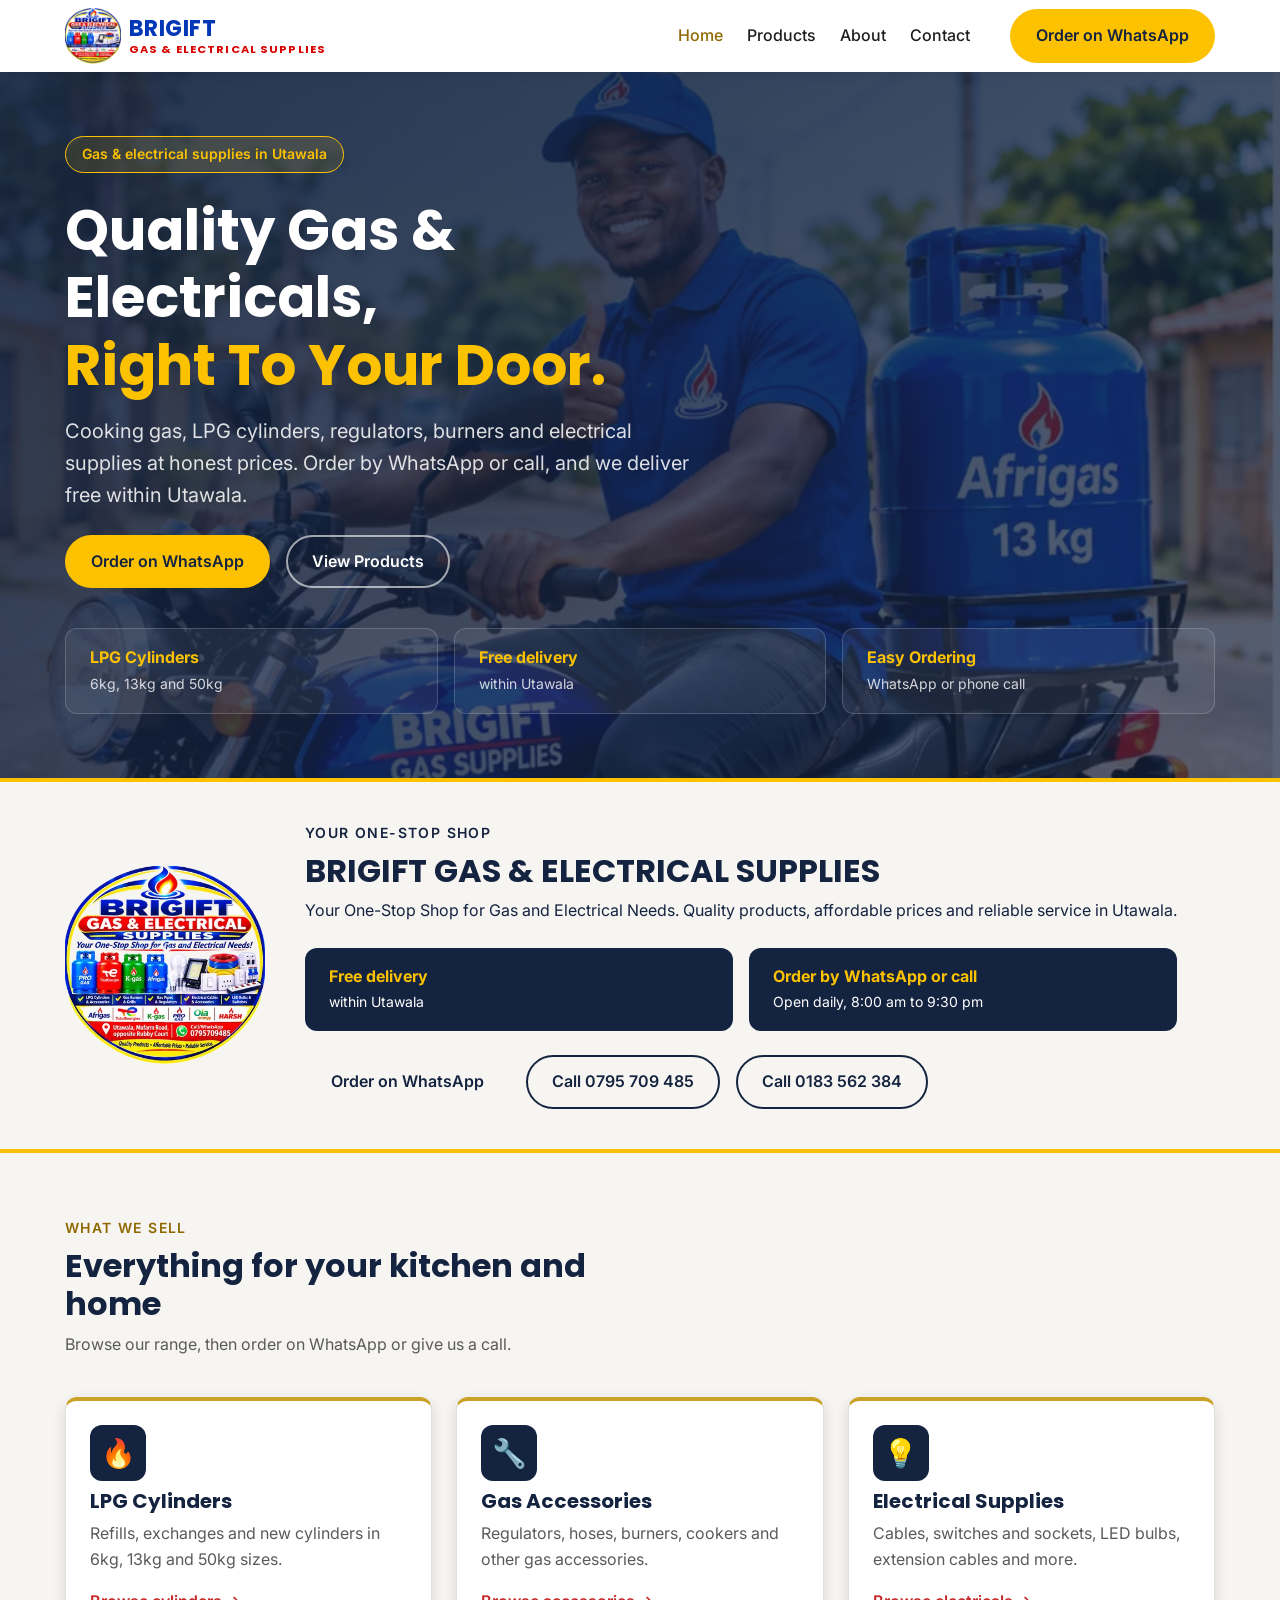
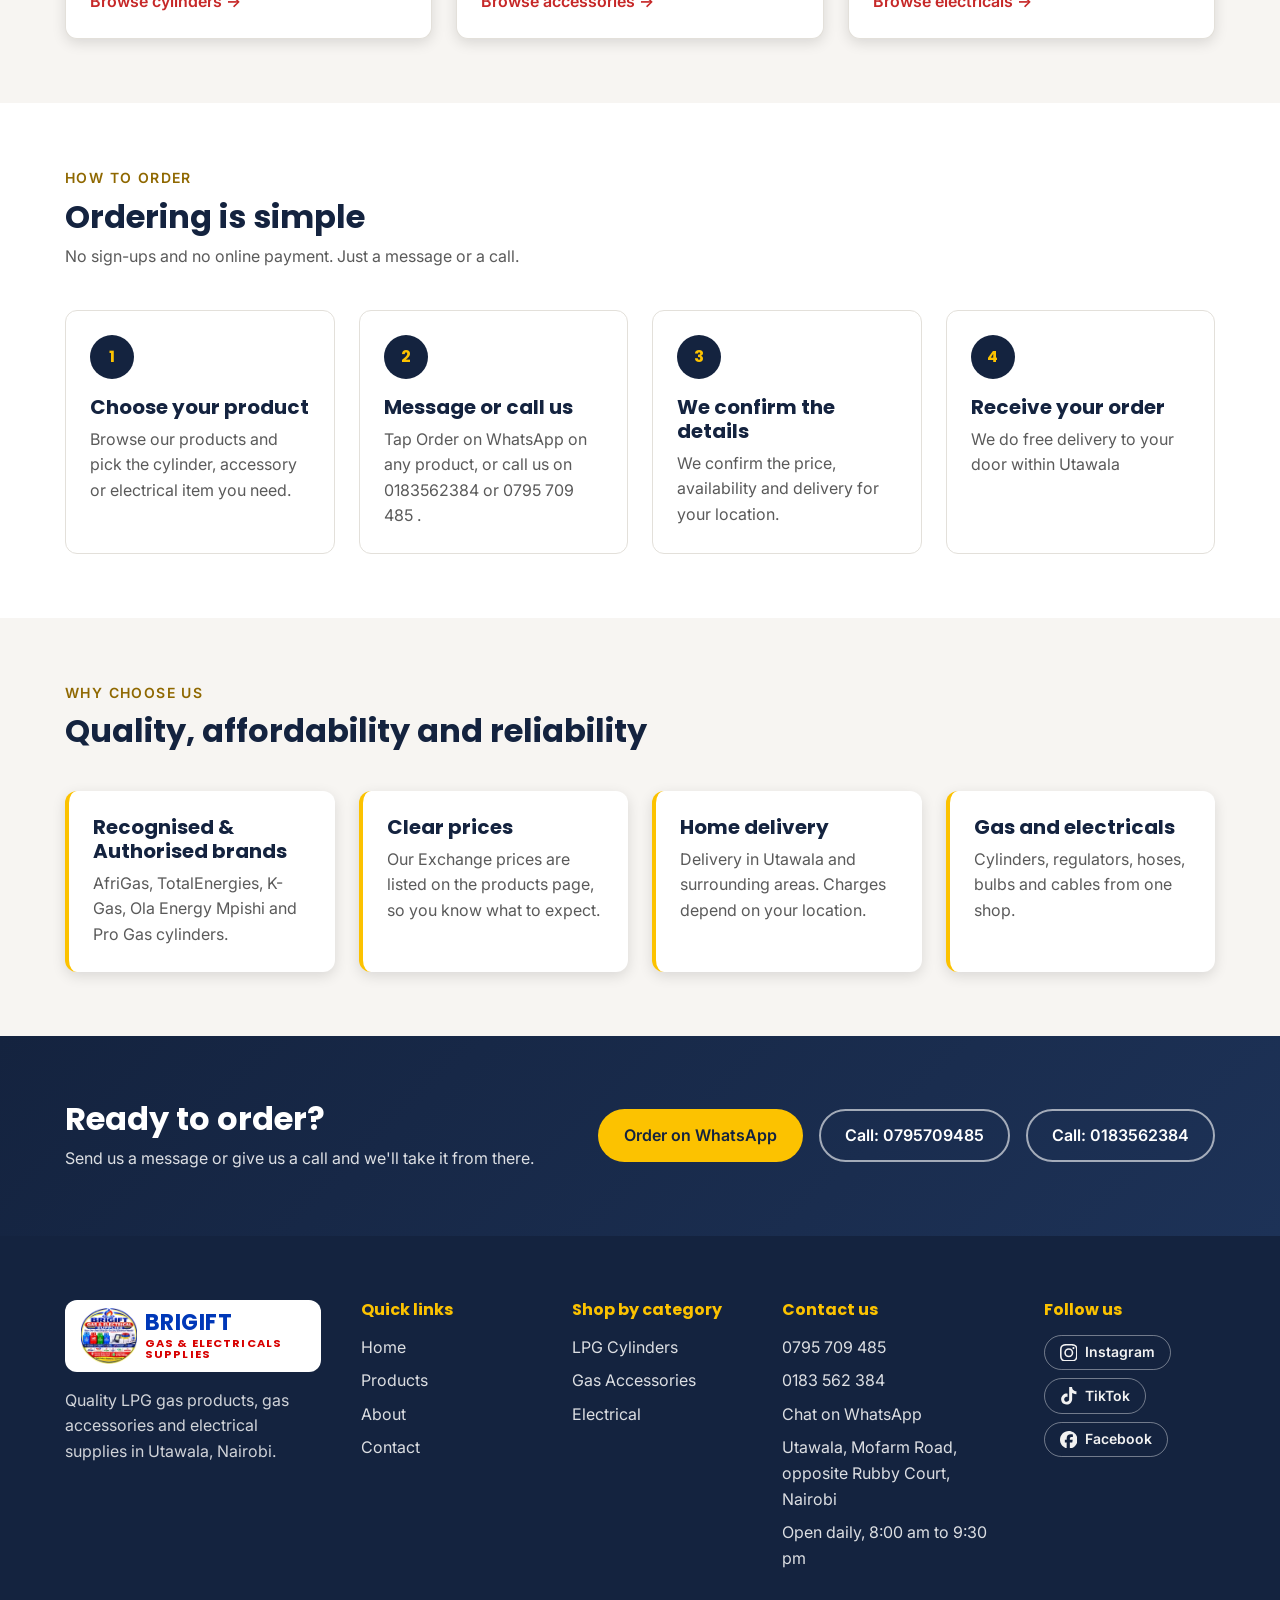
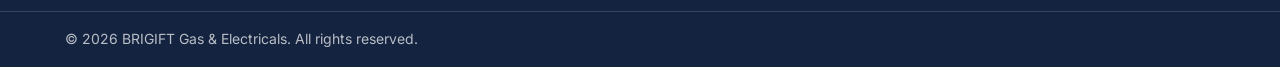
<file: index.html>
<!DOCTYPE html>
<html lang="en">
<head>
    <meta charset="UTF-8">
    <meta name="viewport" content="width=device-width, initial-scale=1.0">
    <title> BRIGIFT Gas &amp; Electricals | Gas Refills and Electrical Supplies in Utawala</title>
     <meta
    name="description"
    content="LPG gas exchanges and new cylinders, plus regulators, hoses and electrical supplies in Utawala, Nairobi. Order on WhatsApp or call."
    />
    <link rel="icon" href="images/favicon.ico" sizes="any" />
    <link rel="icon" type="image/png" sizes="32x32" href="images/favicon-32.png" />
    <link rel="apple-touch-icon" href="images/apple-touch-icon.png" />
    <meta name="theme-color" content="#14233f" />

    <link
    rel="preload"
    as="image"
    href="images/backgrounds/home.webp"
    fetchpriority="high"
/>
    <link rel="preconnect" href="https://fonts.googleapis.com" />
    <link rel="preconnect" href="https://fonts.gstatic.com" crossorigin />
    <link 
          href="https://fonts.googleapis.com/css2?family=Inter:wght@400;500;600&family=Poppins:wght@600;700&display=swap"
          rel="stylesheet" 
          />
    <link rel="stylesheet" href="css/variables.css" />
    <link rel="stylesheet" href="css/base.css" />
    <link rel="stylesheet" href="css/components.css" />
    <script src="js/main.js" defer></script>  <!--difer make the browser run the script after the page has been parsed, so .nav-toggle exists by the time the code looks for it. -->


    <script type="application/ld+json">
  {
    "@context": "https://schema.org",
    "@type": "LocalBusiness",
    "name": "BRIGIFT Gas & Electricals",
    "description": "LPG gas refills, exchanges and new cylinders, gas accessories and electrical supplies in Utawala, Nairobi, with free delivery within Utawala .",
    "telephone": "+254795709485",
    "address": {
      "@type": "PostalAddress",
      "streetAddress": "Mofarm Road, opposite Rubby Court",
      "addressLocality": "Utawala",
      "addressRegion": "Nairobi",
      "addressCountry": "KE"
    },
    "openingHoursSpecification": {
      "@type": "OpeningHoursSpecification",
      "dayOfWeek": [
        "Monday",
        "Tuesday",
        "Wednesday",
        "Thursday",
        "Friday",
        "Saturday",
        "Sunday"
      ],
      "opens": "08:00",
      "closes": "21:30"
    },
    "geo": {
      "@type": "GeoCoordinates",
      "latitude": -1.2864774,
      "longitude": 36.9674907
    }
  }
</script>


</head>


<body>
   <header class="site-header">
    <div class="container header-inner">

        <a href="index.html" class="logo">
  <img src="images/logo-128.webp" alt="" class="logo-mark" width="64" height="64" />
  <span class="logo-text">
    <span class="logo-name">BRIGIFT</span>
    <span class="logo-sub">Gas &amp; Electrical Supplies</span>
  </span>
</a>

        <button class="nav-toggle" aria-label="open menu" aria-expanded="false" aria-controls="nav-menu">
            <span></span>
            <span></span>
            <span></span>

        </button>

        <nav id="nav-menu" class="nav">
            <ul class="nav-list">
                <li><a href="index.html" class="nav-link" aria-current="page">Home</a></li>
                <li><a href="products.html" class="nav-link">Products</a></li>
                <li><a href="about.html" class="nav-link">About</a></li>
                <li><a href="contact.html" class="nav-link">Contact</a></li>
            </ul>

            <a 
               href="https://wa.me/254795709485?text=Hello%20BRIGIFT%2C%20I%27d%20like%20to%20place%20an%20order."
               class="btn btn--primary"
               target="_blank"
               rel="noopener"
               >
               Order on WhatsApp
            </a>
        </nav>

    </div>
   </header>

  <main>
  <section class="hero hero--home">
    <div class="container">
      <div class="hero-content">
        <p class="hero-badge">Gas &amp; electrical supplies in Utawala</p>
        <h1 class="hero-title">
          Quality Gas &amp; Electricals,
          <span>Right To Your Door.</span>
        </h1>
        <p class="hero-text">
          Cooking gas, LPG cylinders, regulators, burners and electrical supplies at
          honest prices. Order by WhatsApp or call, and we deliver free within Utawala.
        </p>
        <div class="hero-actions">
          <a
            href="https://wa.me/254795709485?text=Hello%20BRIGIFT%2C%20I%27d%20like%20to%20place%20an%20order."
            class="btn btn--primary"
            target="_blank"
            rel="noopener"
          >
            Order on WhatsApp
          </a>
          <a href="products.html" class="btn btn--outline">View Products</a>
        </div>
      </div>

      <ul class="hero-points">
        <li>
          <strong>LPG Cylinders</strong>
          <span>6kg, 13kg and 50kg</span>
        </li>
        <li>
          <strong>Free delivery</strong>
          <span>within Utawala</span>
        </li>
        <li>
          <strong>Easy Ordering</strong>
          <span>WhatsApp or phone call</span>
        </li>
      </ul>
    </div>
  </section>

  <section class="shop-banner" aria-label="BRIGIFT GAS &amp; ELECTRICAL SUPPLIES">
  <div class="container shop-banner-inner">
    <img
      src="images/logo-360.webp"
      alt="BRIGIFT GAS &amp; ELECTRICAL SUPPLIES logo"
      class="shop-banner-logo"
      width="180"
      height="180"
      loading="lazy"
    />

    <div class="shop-banner-text">
      <p class="section-label">Your one-stop shop</p>
      <h2>BRIGIFT GAS &amp; ELECTRICAL SUPPLIES</h2>
      <p>
        Your One-Stop Shop for Gas and Electrical Needs. Quality products, affordable
        prices and reliable service in Utawala.
      </p>

      <ul class="shop-badges">
        <li class="shop-badge">
          <strong>Free delivery</strong>
          <span> within Utawala</span>
        </li>
        <li class="shop-badge">
          <strong>Order by WhatsApp or call</strong>
          <span>Open daily, 8:00 am to 9:30 pm</span>
        </li>
        <!-- Add the "recognised and authorised" badge here once the wording is agreed:
        <li class="shop-badge">
          <strong>Authorised dealer</strong>
          <span>YOUR AGREED WORDING HERE</span>
        </li>
        -->
      </ul>

      <div class="shop-banner-actions">
        <a
          href="https://wa.me/254795709485?text=Hello%20BRIGIFT%2C%20I%27d%20like%20to%20place%20an%20order."
          class="btn btn--navy"
          target="_blank"
          rel="noopener"
          >Order on WhatsApp</a
        >
        <a href="tel:+254795709485" class="btn btn--outline-dark">Call 0795 709 485</a>
        <a href="tel:+254183562384" class="btn btn--outline-dark">Call 0183 562 384</a>
      </div>
    </div>
  </div>
</section>



  <section class="section section--alt">
  <div class="container">
    <div class="section-header">
      <p class="section-label">What we sell</p>
      <h2>Everything for your kitchen and home</h2>
      <p class="section-intro">
        Browse our range, then order on WhatsApp or give us a call.
      </p>
      
    </div>

    <div class="category-grid">
      <a href="products.html?category=lpg" class="category-card">
        <span class="category-icon" aria-hidden="true">🔥</span>
        <h3>LPG Cylinders</h3>
        <p>Refills, exchanges and new cylinders in 6kg, 13kg and 50kg sizes.</p>
        <span class="category-link">Browse cylinders &rarr;</span>
      </a>

      <a href="products.html?category=accessories" class="category-card">
        <span class="category-icon" aria-hidden="true">🔧</span>
        <h3>Gas Accessories</h3>
        <p>Regulators, hoses, burners, cookers and other gas accessories.</p>
        <span class="category-link">Browse accessories &rarr;</span>
      </a>

      <a href="products.html?category=electrical" class="category-card">
        <span class="category-icon" aria-hidden="true">💡</span>
        <h3>Electrical Supplies</h3>
        <p>Cables, switches and sockets, LED bulbs, extension cables and more.</p>
        <span class="category-link">Browse electricals &rarr;</span>
      </a>
    </div>
  </div>
</section>

<section class="section" id="how-to-order">
  <div class="container">
    <div class="section-header">
      <p class="section-label">How to order</p>
      <h2>Ordering is simple</h2>
      <p class="section-intro">No sign-ups and no online payment. Just a message or a call.</p>
    </div>

    <ol class="steps">
      <li class="step">
        <span class="step-number" aria-hidden="true">1</span>
        <h3>Choose your product</h3>
        <p>Browse our products and pick the cylinder, accessory or electrical item you need.</p>
      </li>
      <li class="step">
        <span class="step-number" aria-hidden="true">2</span>
        <h3>Message or call us</h3>
        <p>Tap Order on WhatsApp on any product, or call us on 0183562384 or 0795 709 485 .</p>
      </li>
      <li class="step">
        <span class="step-number" aria-hidden="true">3</span>
        <h3>We confirm the details</h3>
        <p>We confirm the price, availability and delivery for your location.</p>
      </li>
      <li class="step">
        <span class="step-number" aria-hidden="true">4</span>
        <h3>Receive your order</h3>
        <p>We do free delivery to your door within  Utawala </p>
      </li>
    </ol>
  </div>
</section>

<section class="section section--alt">
  <div class="container">
    <div class="section-header">
      <p class="section-label">Why choose us</p>
      <h2>Quality, affordability and reliability</h2>
    </div>

    <div class="benefits">
      <div class="benefit">
        <h3>Recognised & Authorised brands</h3>
        <p>AfriGas, TotalEnergies, K-Gas, Ola Energy Mpishi and Pro Gas cylinders.</p>
      </div>
      <div class="benefit">
        <h3>Clear prices</h3>
        <p>Our Exchange prices are listed on the products page, so you know what to expect.</p>
      </div>
      <div class="benefit">
        <h3>Home delivery</h3>
        <p>Delivery in Utawala and surrounding areas. Charges depend on your location.</p>
      </div>
      <div class="benefit">
        <h3>Gas and electricals</h3>
        <p>Cylinders, regulators, hoses, bulbs and cables from one shop.</p>
      </div>
    </div>
  </div>
</section>

<section class="cta">
  <div class="container cta-inner">
    <div>
      <h2>Ready to order?</h2>
      <p>Send us a message or give us a call and we'll take it from there.</p>
    </div>
    <div class="cta-actions">
      <a
        href="https://wa.me/254795709485?text=Hello%20BRIGIFT%2C%20I%27d%20like%20to%20place%20an%20order."
        class="btn btn--primary"
        target="_blank"
        rel="noopener"
      >
        Order on WhatsApp
      </a>
      <a href="tel:+254795709485" class="btn btn--outline">Call:  0795709485</a>
      <a href="tel:+254183562384" class="btn btn--outline">Call:   0183562384</a>
    </div>
  </div>
</section>

</main>

<footer class="site-footer">
  <div class="container footer-grid">
    <div class="footer-brand">
      <a href="index.html" class="logo footer-logo">
        <img src="images/logo-128.webp" alt="" class="logo-mark" width="64" height="64" />
        <span class="logo-text">
          <span class="logo-name">BRIGIFT</span>
          <span class="logo-sub">Gas &amp; Electricals supplies</span>
        </span>
      </a>
      <p>
        Quality LPG gas products, gas accessories and electrical supplies in Utawala,
        Nairobi.
      </p>
    </div>

    <div>
      <h3>Quick links</h3>
      <ul class="footer-list">
        <li><a href="index.html">Home</a></li>
        <li><a href="products.html">Products</a></li>
        <li><a href="about.html">About</a></li>
        <li><a href="contact.html">Contact</a></li>
      </ul>
    </div>

    <div>
      <h3>Shop by category</h3>
      <ul class="footer-list">
        <li><a href="products.html?category=lpg">LPG Cylinders</a></li>
        <li><a href="products.html?category=accessories">Gas Accessories</a></li>
        <li><a href="products.html?category=electrical">Electrical</a></li>
      </ul>
    </div>

    <div>
      <h3>Contact us</h3>
      <ul class="footer-list">
        <li><a href="tel:+254795709485">0795 709 485</a></li>
        <li><a href="tel:+254183562384">0183 562 384</a></li>
        <li>
          <a
            href="https://wa.me/254795709485?text=Hello%20BRIGIFT%2C%20I%27d%20like%20to%20place%20an%20order."
            target="_blank"
            rel="noopener"
            >Chat on WhatsApp</a
          >
        </li>
        <li>Utawala, Mofarm Road, opposite Rubby Court, Nairobi</li>
        <li>Open daily, 8:00 am to 9:30 pm</li>
      </ul>

    </div>

    <div>
        <h3 class="footer-follow">Follow us</h3>
       <ul class="footer-social">
  <li>
    <a href="https://www.instagram.com/brigift_gas_electrical?psln=MWh5bHI4MDJuZjZ5Mg==" target="_blank" rel="noopener noreferrer">
      <svg class="social-icon" viewBox="0 0 24 24" aria-hidden="true" focusable="false">
        <path d="M7.0301.084c-1.2768.0602-2.1487.264-2.911.5634-.7888.3075-1.4575.72-2.1228 1.3877-.6652.6677-1.075 1.3368-1.3802 2.127-.2954.7638-.4956 1.6365-.552 2.914-.0564 1.2775-.0689 1.6882-.0626 4.947.0062 3.2586.0206 3.6671.0825 4.9473.061 1.2765.264 2.1482.5635 2.9107.308.7889.72 1.4573 1.388 2.1228.6679.6655 1.3365 1.0743 2.1285 1.38.7632.295 1.6361.4961 2.9134.552 1.2773.056 1.6884.069 4.9462.0627 3.2578-.0062 3.668-.0207 4.9478-.0814 1.28-.0607 2.147-.2652 2.9098-.5633.7889-.3086 1.4578-.72 2.1228-1.3881.665-.6682 1.0745-1.3378 1.3795-2.1284.2957-.7632.4966-1.636.552-2.9124.056-1.2809.0692-1.6898.063-4.948-.0063-3.2583-.021-3.6668-.0817-4.9465-.0607-1.2797-.264-2.1487-.5633-2.9117-.3084-.7889-.72-1.4568-1.3876-2.1228C21.2982 1.33 20.628.9208 19.8378.6165 19.074.321 18.2017.1197 16.9244.0645 15.6471.0093 15.236-.005 11.977.0014 8.718.0076 8.31.0215 7.0301.0839m.1402 21.6932c-1.17-.0509-1.8053-.2453-2.2287-.408-.5606-.216-.96-.4771-1.3819-.895-.422-.4178-.6811-.8186-.9-1.378-.1644-.4234-.3624-1.058-.4171-2.228-.0595-1.2645-.072-1.6442-.079-4.848-.007-3.2037.0053-3.583.0607-4.848.05-1.169.2456-1.805.408-2.2282.216-.5613.4762-.96.895-1.3816.4188-.4217.8184-.6814 1.3783-.9003.423-.1651 1.0575-.3614 2.227-.4171 1.2655-.06 1.6447-.072 4.848-.079 3.2033-.007 3.5835.005 4.8495.0608 1.169.0508 1.8053.2445 2.228.408.5608.216.96.4754 1.3816.895.4217.4194.6816.8176.9005 1.3787.1653.4217.3617 1.056.4169 2.2263.0602 1.2655.0739 1.645.0796 4.848.0058 3.203-.0055 3.5834-.061 4.848-.051 1.17-.245 1.8055-.408 2.2294-.216.5604-.4763.96-.8954 1.3814-.419.4215-.8181.6811-1.3783.9-.4224.1649-1.0577.3617-2.2262.4174-1.2656.0595-1.6448.072-4.8493.079-3.2045.007-3.5825-.006-4.848-.0608M16.953 5.5864A1.44 1.44 0 1 0 18.39 4.144a1.44 1.44 0 0 0-1.437 1.4424M5.8385 12.012c.0067 3.4032 2.7706 6.1557 6.173 6.1493 3.4026-.0065 6.157-2.7701 6.1506-6.1733-.0065-3.4032-2.771-6.1565-6.174-6.1498-3.403.0067-6.156 2.771-6.1496 6.1738M8 12.0077a4 4 0 1 1 4.008 3.9921A3.9996 3.9996 0 0 1 8 12.0077" />
      </svg>
      <span>Instagram</span>
    </a>
  </li>
  <li>
     
<a href="https://www.tiktok.com/@brigiftgassupplies01" target="_blank" rel="noopener noreferrer">
      <svg class="social-icon" viewBox="0 0 24 24" aria-hidden="true" focusable="false">
        <path d="M12.525.02c1.31-.02 2.61-.01 3.91-.02.08 1.53.63 3.09 1.75 4.17 1.12 1.11 2.7 1.62 4.24 1.79v4.03c-1.44-.05-2.89-.35-4.2-.97-.57-.26-1.1-.59-1.62-.93-.01 2.92.01 5.84-.02 8.75-.08 1.4-.54 2.79-1.35 3.94-1.31 1.92-3.58 3.17-5.91 3.21-1.43.08-2.86-.31-4.08-1.03-2.02-1.19-3.44-3.37-3.65-5.71-.02-.5-.03-1-.01-1.49.18-1.9 1.12-3.72 2.58-4.96 1.66-1.44 3.98-2.13 6.15-1.72.02 1.48-.04 2.96-.04 4.44-.99-.32-2.15-.23-3.02.37-.63.41-1.11 1.04-1.36 1.75-.21.51-.15 1.07-.14 1.61.24 1.64 1.82 3.02 3.5 2.87 1.12-.01 2.19-.66 2.77-1.61.19-.33.4-.67.41-1.06.1-1.79.06-3.57.07-5.36.01-4.03-.01-8.05.02-12.07z" />
      </svg>
      <span>TikTok</span>
    </a>
  </li>

  <li>
  <a href="https://www.facebook.com/share/1Ph3YNseGj/" target="_blank" rel="noopener noreferrer">
    <svg class="social-icon" viewBox="0 0 24 24" aria-hidden="true" focusable="false">
      <path d="M9.101 23.691v-7.98H6.627v-3.667h2.474v-1.58c0-4.085 1.848-5.978 5.858-5.978.401 0 .955.042 1.468.103a8.68 8.68 0 0 1 1.141.195v3.325a8.623 8.623 0 0 0-.653-.036 26.805 26.805 0 0 0-.733-.009c-.707 0-1.259.096-1.675.309a1.686 1.686 0 0 0-.679.622c-.258.42-.374.995-.374 1.752v1.297h3.919l-.386 2.103-.287 1.564h-3.246v8.245C19.396 23.238 24 18.179 24 12.044c0-6.627-5.373-12-12-12s-12 5.373-12 12c0 5.628 3.874 10.35 9.101 11.647Z" />
    </svg>
    <span>Facebook</span>
  </a>
</li>


</ul>
    </div>


  </div>

  <div class="footer-bottom">
    <div class="container">
      <p>&copy; <span id="year">2026</span> BRIGIFT Gas &amp; Electricals. All rights reserved.</p>
    </div>
  </div>
</footer>
    
</body>

</html>
</file>
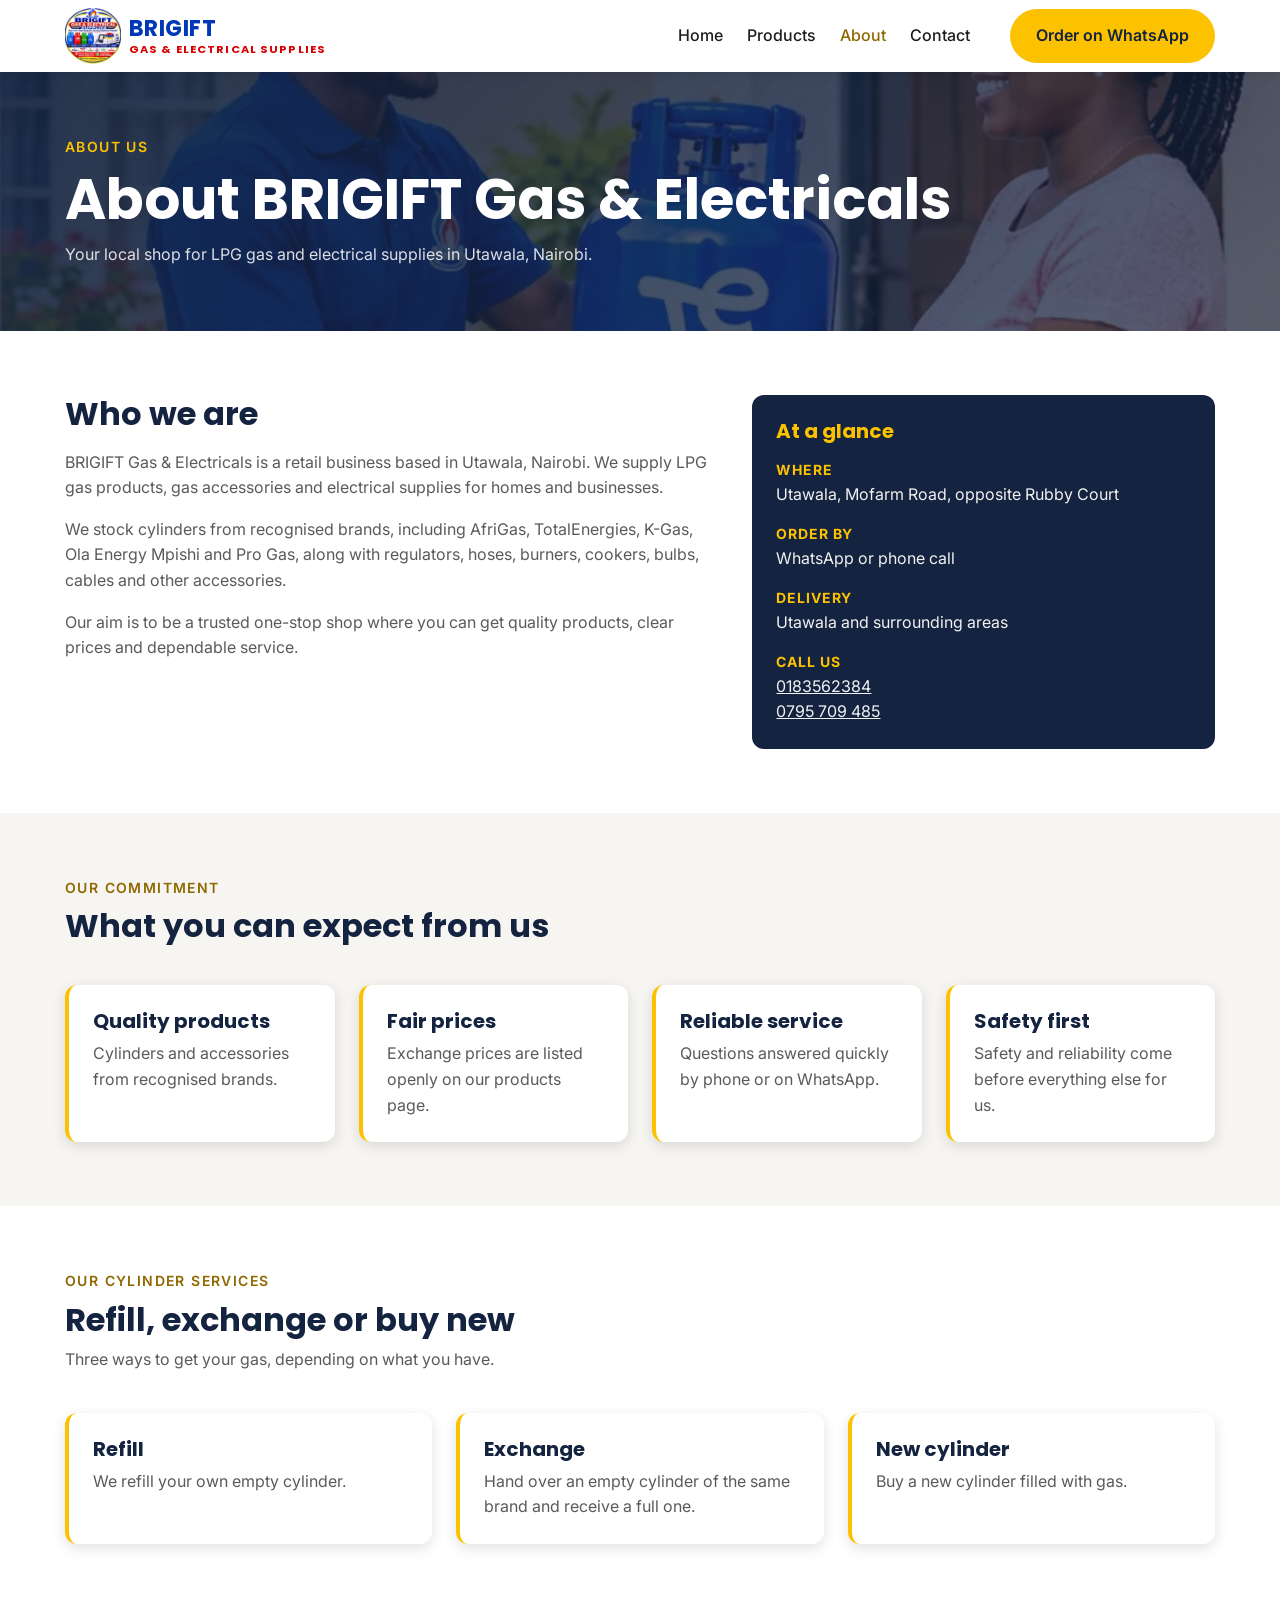
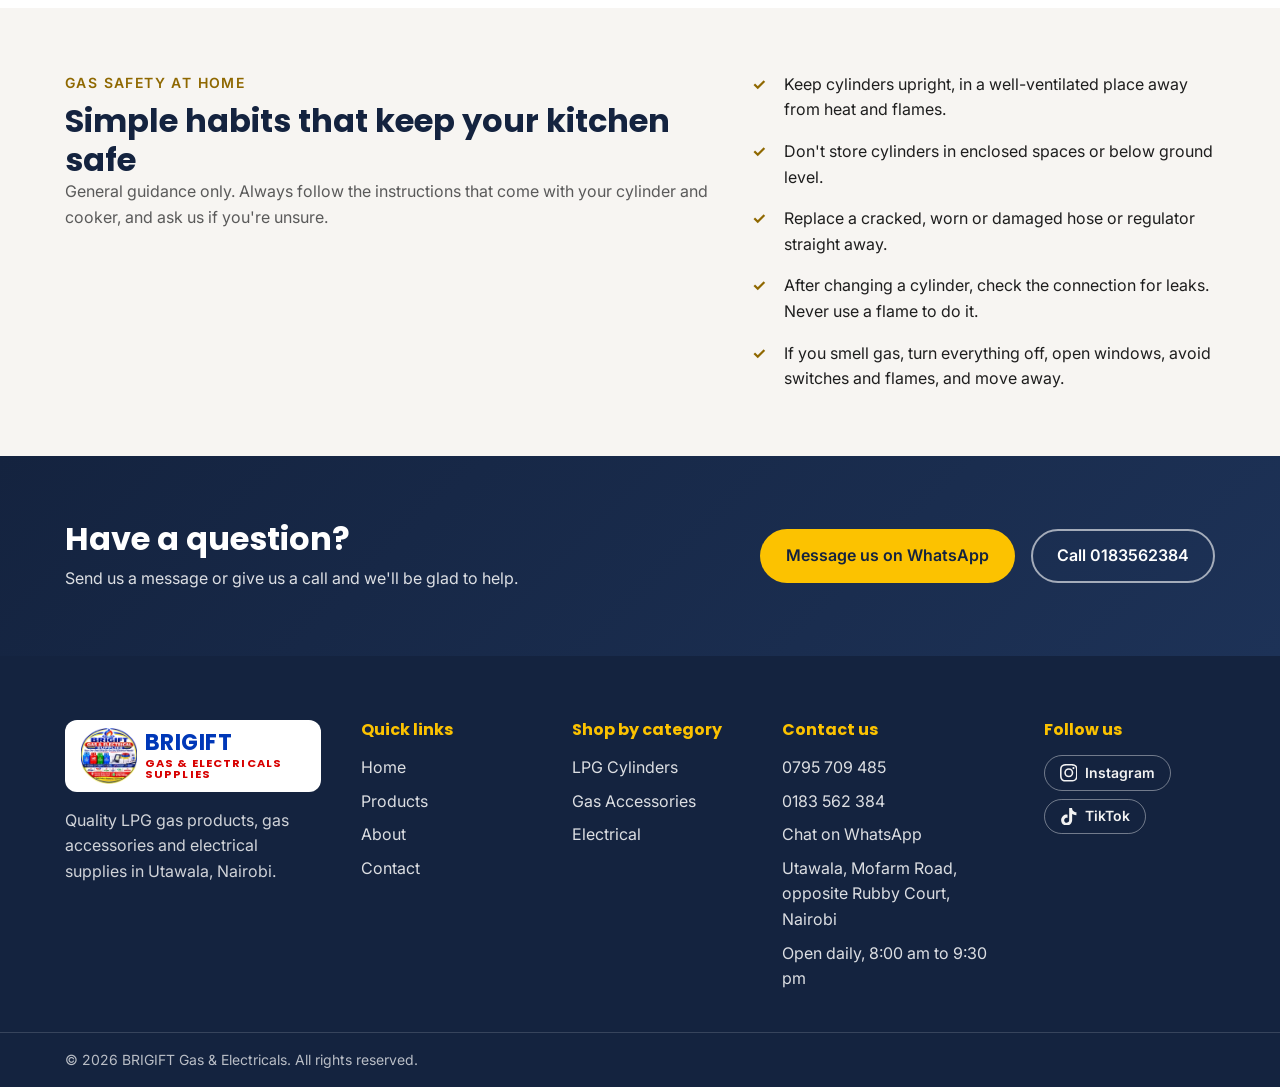
<file: about.html>
<!DOCTYPE html>
<html lang="en">
<head>
    <meta charset="UTF-8">
    <meta name="viewport" content="width=device-width, initial-scale=1.0">
    <title>About | BRIGIFT Gas &amp; Electricals</title>
<meta
  name="description"
  content="Learn about BRIGIFT Gas &amp; Electricals, your local shop for LPG gas and electrical supplies in Utawala, Nairobi."
/>
<link rel="icon" href="images/favicon.ico" sizes="any" />
<link rel="icon" type="image/png" sizes="32x32" href="images/favicon-32.png" />
<link rel="apple-touch-icon" href="images/apple-touch-icon.png" />
<meta name="theme-color" content="#14233f" />
    <link rel="preconnect" href="https://fonts.googleapis.com" />
  <link rel="preconnect" href="https://fonts.gstatic.com" crossorigin />
  <link
    href="https://fonts.googleapis.com/css2?family=Inter:wght@400;500;600&family=Poppins:wght@600;700&display=swap"
    rel="stylesheet"
  />
  <link rel="stylesheet" href="css/variables.css" />
  <link rel="stylesheet" href="css/base.css" />
  <link rel="stylesheet" href="css/components.css" />
  <script src="js/main.js" defer></script>
</head>
<body>

    <header class="site-header">
    <div class="container header-inner">

        <a href="index.html" class="logo">
  <img src="images/logo-128.webp" alt="" class="logo-mark" width="64" height="64" />
  <span class="logo-text">
    <span class="logo-name">BRIGIFT</span>
    <span class="logo-sub">Gas &amp; Electrical Supplies</span>
  </span>
</a>

        <button class="nav-toggle" aria-label="open menu" aria-expanded="false" aria-controls="nav-menu">
            <span></span>
            <span></span>
            <span></span>

        </button>

        <nav id="nav-menu" class="nav">
            <ul class="nav-list">
                <li><a href="index.html" class="nav-link" >Home</a></li>
                <li><a href="products.html" class="nav-link">Products</a></li>
                <li><a href="about.html" class="nav-link" aria-current="page">About</a></li>
                <li><a href="contact.html" class="nav-link">Contact</a></li>
            </ul>

            <a 
               href="https://wa.me/254795709485?text=Hello%20BRIGIFT%2C%20I%27d%20like%20to%20place%20an%20order."
               class="btn btn--primary"
               target="_blank"
               rel="noopener"
               >
               Order on WhatsApp
            </a>
        </nav>

    </div>
   </header>


   <main>
  <section class="page-header page-header--about">
    <div class="container">
      <p class="section-label">About us</p>
      <h1>About BRIGIFT Gas &amp; Electricals</h1>
      <p class="section-intro">
        Your local shop for LPG gas and electrical supplies in Utawala, Nairobi.
      </p>
    </div>
  </section>

  <section class="section">
    <div class="container about-grid">
      <div class="about-text">
        <h2>Who we are</h2>
        <p>
          BRIGIFT Gas &amp; Electricals is a retail business based in Utawala, Nairobi. We
          supply LPG gas products, gas accessories and electrical supplies for homes and
          businesses.
        </p>
        <p>
          We stock cylinders from recognised brands, including AfriGas, TotalEnergies,
          K-Gas, Ola Energy Mpishi and Pro Gas, along with regulators, hoses, burners,
          cookers, bulbs, cables and other accessories.
        </p>
        <p>
          Our aim is to be a trusted one-stop shop where you can get quality products,
          clear prices and dependable service.
        </p>
        <!-- TODO: add the owner's own story here (when the shop started, what she is
             proud of) once she sends it. Do not invent history. -->
      </div>

      <aside class="about-card">
        <h3>At a glance</h3>
        <ul class="about-facts">
          <li><strong>Where</strong> Utawala, Mofarm Road, opposite Rubby Court</li>
          <li><strong>Order by</strong> WhatsApp or phone call</li>
          <li><strong>Delivery</strong> Utawala and surrounding areas</li>
          <li><strong>Call us</strong>
             <a href="tel:+254183562384">0183562384</a> <br> 
             <a href="tel:+254795709485">0795 709 485</a>
            </li>
        </ul>
      </aside>
    </div>
  </section>

  <section class="section section--alt">
    <div class="container">
      <div class="section-header">
        <p class="section-label">Our commitment</p>
        <h2>What you can expect from us</h2>
      </div>

      <div class="benefits">
        <div class="benefit">
          <h3>Quality products</h3>
          <p>Cylinders and accessories from recognised brands.</p>
        </div>
        <div class="benefit">
          <h3>Fair prices</h3>
          <p>Exchange prices are listed openly on our products page.</p>
        </div>
        <div class="benefit">
          <h3>Reliable service</h3>
          <p>Questions answered quickly by phone or on WhatsApp.</p>
        </div>
        <div class="benefit">
          <h3>Safety first</h3>
          <p>Safety and reliability come before everything else for us.</p>
        </div>
      </div>
    </div>
  </section>

  <section class="section">
    <div class="container">
      <div class="section-header">
        <p class="section-label">Our cylinder services</p>
        <h2>Refill, exchange or buy new</h2>
        <p class="section-intro">Three ways to get your gas, depending on what you have.</p>
      </div>

      <div class="benefits benefits--three">
        <div class="benefit">
          <h3>Refill</h3>
          <p>We refill your own empty cylinder.</p>
        </div>
        <div class="benefit">
          <h3>Exchange</h3>
          <p>Hand over an empty cylinder of the same brand and receive a full one.</p>
        </div>
        <div class="benefit">
          <h3>New cylinder</h3>
          <p>Buy a new cylinder filled with gas.</p>
        </div>
      </div>
    </div>
  </section>

  <section class="section section--alt">
    <div class="container about-grid">
      <div>
        <p class="section-label">Gas safety at home</p>
        <h2>Simple habits that keep your kitchen safe</h2>
        <p class="section-intro">
          General guidance only. Always follow the instructions that come with your
          cylinder and cooker, and ask us if you're unsure.
        </p>
      </div>

      <ul class="tips">
        <li>Keep cylinders upright, in a well-ventilated place away from heat and flames.</li>
        <li>Don't store cylinders in enclosed spaces or below ground level.</li>
        <li>Replace a cracked, worn or damaged hose or regulator straight away.</li>
        <li>After changing a cylinder, check the connection for leaks. Never use a flame to do it.</li>
        <li>If you smell gas, turn everything off, open windows, avoid switches and flames, and move away.</li>
      </ul>
    </div>
  </section>

  <section class="cta">
    <div class="container cta-inner">
      <div>
        <h2>Have a question?</h2>
        <p>Send us a message or give us a call and we'll be glad to help.</p>
      </div>
      <div class="cta-actions">
        <a
          href="https://wa.me/254795709485?text=Hello%20BRIGIFT%2C%20I%20have%20a%20question."
          class="btn btn--primary"
          target="_blank"
          rel="noopener"
        >
          Message us on WhatsApp
        </a>
        <a href="tel:+254183562384" class="btn btn--outline">Call 0183562384</a>
      </div>
    </div>
  </section>
</main>


   <footer class="site-footer">
  <div class="container footer-grid">
    <div class="footer-brand">
      <a href="index.html" class="logo footer-logo">
        <img src="images/logo-128.webp" alt="" class="logo-mark" width="64" height="64" />
        <span class="logo-text">
          <span class="logo-name">BRIGIFT</span>
          <span class="logo-sub">Gas &amp; Electricals supplies </span>
        </span>
      </a>
      <p>
        Quality LPG gas products, gas accessories and electrical supplies in Utawala,
        Nairobi.
      </p>
    </div>

    <div>
      <h3>Quick links</h3>
      <ul class="footer-list">
        <li><a href="index.html">Home</a></li>
        <li><a href="products.html">Products</a></li>
        <li><a href="about.html">About</a></li>
        <li><a href="contact.html">Contact</a></li>
      </ul>
    </div>

    <div>
      <h3>Shop by category</h3>
      <ul class="footer-list">
        <li><a href="products.html?category=lpg">LPG Cylinders</a></li>
        <li><a href="products.html?category=accessories">Gas Accessories</a></li>
        <li><a href="products.html?category=electrical">Electrical</a></li>
      </ul>
    </div>

    <div>
      <h3>Contact us</h3>
      <ul class="footer-list">
        <li><a href="tel:+254795709485">0795 709 485</a></li>
        <li><a href="tel:+254183562384">0183 562 384</a></li>
        <li>
          <a
            href="https://wa.me/254795709485?text=Hello%20BRIGIFT%2C%20I%27d%20like%20to%20place%20an%20order."
            target="_blank"
            rel="noopener"
            >Chat on WhatsApp</a
          >
        </li>
        <li>Utawala, Mofarm Road, opposite Rubby Court, Nairobi</li>
        <li>Open daily, 8:00 am to 9:30 pm</li>
      </ul>
    </div>

    <div>
        <h3 class="footer-follow">Follow us</h3>
      <ul class="footer-social">
  <li>
    <a href="https://www.instagram.com/brigift_gas_electrical?psln=MWh5bHI4MDJuZjZ5Mg==" target="_blank" rel="noopener noreferrer">
      <svg class="social-icon" viewBox="0 0 24 24" aria-hidden="true" focusable="false">
        <path d="M7.0301.084c-1.2768.0602-2.1487.264-2.911.5634-.7888.3075-1.4575.72-2.1228 1.3877-.6652.6677-1.075 1.3368-1.3802 2.127-.2954.7638-.4956 1.6365-.552 2.914-.0564 1.2775-.0689 1.6882-.0626 4.947.0062 3.2586.0206 3.6671.0825 4.9473.061 1.2765.264 2.1482.5635 2.9107.308.7889.72 1.4573 1.388 2.1228.6679.6655 1.3365 1.0743 2.1285 1.38.7632.295 1.6361.4961 2.9134.552 1.2773.056 1.6884.069 4.9462.0627 3.2578-.0062 3.668-.0207 4.9478-.0814 1.28-.0607 2.147-.2652 2.9098-.5633.7889-.3086 1.4578-.72 2.1228-1.3881.665-.6682 1.0745-1.3378 1.3795-2.1284.2957-.7632.4966-1.636.552-2.9124.056-1.2809.0692-1.6898.063-4.948-.0063-3.2583-.021-3.6668-.0817-4.9465-.0607-1.2797-.264-2.1487-.5633-2.9117-.3084-.7889-.72-1.4568-1.3876-2.1228C21.2982 1.33 20.628.9208 19.8378.6165 19.074.321 18.2017.1197 16.9244.0645 15.6471.0093 15.236-.005 11.977.0014 8.718.0076 8.31.0215 7.0301.0839m.1402 21.6932c-1.17-.0509-1.8053-.2453-2.2287-.408-.5606-.216-.96-.4771-1.3819-.895-.422-.4178-.6811-.8186-.9-1.378-.1644-.4234-.3624-1.058-.4171-2.228-.0595-1.2645-.072-1.6442-.079-4.848-.007-3.2037.0053-3.583.0607-4.848.05-1.169.2456-1.805.408-2.2282.216-.5613.4762-.96.895-1.3816.4188-.4217.8184-.6814 1.3783-.9003.423-.1651 1.0575-.3614 2.227-.4171 1.2655-.06 1.6447-.072 4.848-.079 3.2033-.007 3.5835.005 4.8495.0608 1.169.0508 1.8053.2445 2.228.408.5608.216.96.4754 1.3816.895.4217.4194.6816.8176.9005 1.3787.1653.4217.3617 1.056.4169 2.2263.0602 1.2655.0739 1.645.0796 4.848.0058 3.203-.0055 3.5834-.061 4.848-.051 1.17-.245 1.8055-.408 2.2294-.216.5604-.4763.96-.8954 1.3814-.419.4215-.8181.6811-1.3783.9-.4224.1649-1.0577.3617-2.2262.4174-1.2656.0595-1.6448.072-4.8493.079-3.2045.007-3.5825-.006-4.848-.0608M16.953 5.5864A1.44 1.44 0 1 0 18.39 4.144a1.44 1.44 0 0 0-1.437 1.4424M5.8385 12.012c.0067 3.4032 2.7706 6.1557 6.173 6.1493 3.4026-.0065 6.157-2.7701 6.1506-6.1733-.0065-3.4032-2.771-6.1565-6.174-6.1498-3.403.0067-6.156 2.771-6.1496 6.1738M8 12.0077a4 4 0 1 1 4.008 3.9921A3.9996 3.9996 0 0 1 8 12.0077" />
      </svg>
      <span>Instagram</span>
    </a>
  </li>
  <li>
     
<a href="https://www.tiktok.com/@brigiftgassupplies01" target="_blank" rel="noopener noreferrer">
      <svg class="social-icon" viewBox="0 0 24 24" aria-hidden="true" focusable="false">
        <path d="M12.525.02c1.31-.02 2.61-.01 3.91-.02.08 1.53.63 3.09 1.75 4.17 1.12 1.11 2.7 1.62 4.24 1.79v4.03c-1.44-.05-2.89-.35-4.2-.97-.57-.26-1.1-.59-1.62-.93-.01 2.92.01 5.84-.02 8.75-.08 1.4-.54 2.79-1.35 3.94-1.31 1.92-3.58 3.17-5.91 3.21-1.43.08-2.86-.31-4.08-1.03-2.02-1.19-3.44-3.37-3.65-5.71-.02-.5-.03-1-.01-1.49.18-1.9 1.12-3.72 2.58-4.96 1.66-1.44 3.98-2.13 6.15-1.72.02 1.48-.04 2.96-.04 4.44-.99-.32-2.15-.23-3.02.37-.63.41-1.11 1.04-1.36 1.75-.21.51-.15 1.07-.14 1.61.24 1.64 1.82 3.02 3.5 2.87 1.12-.01 2.19-.66 2.77-1.61.19-.33.4-.67.41-1.06.1-1.79.06-3.57.07-5.36.01-4.03-.01-8.05.02-12.07z" />
      </svg>
      <span>TikTok</span>
    </a>
  </li>
  
</ul>

    </div>
  </div>

  <div class="footer-bottom">
    <div class="container">
      <p>&copy; <span id="year">2026</span> BRIGIFT Gas &amp; Electricals. All rights reserved.</p>
    </div>
  </div>
</footer>

    
</body>
</html>
</file>
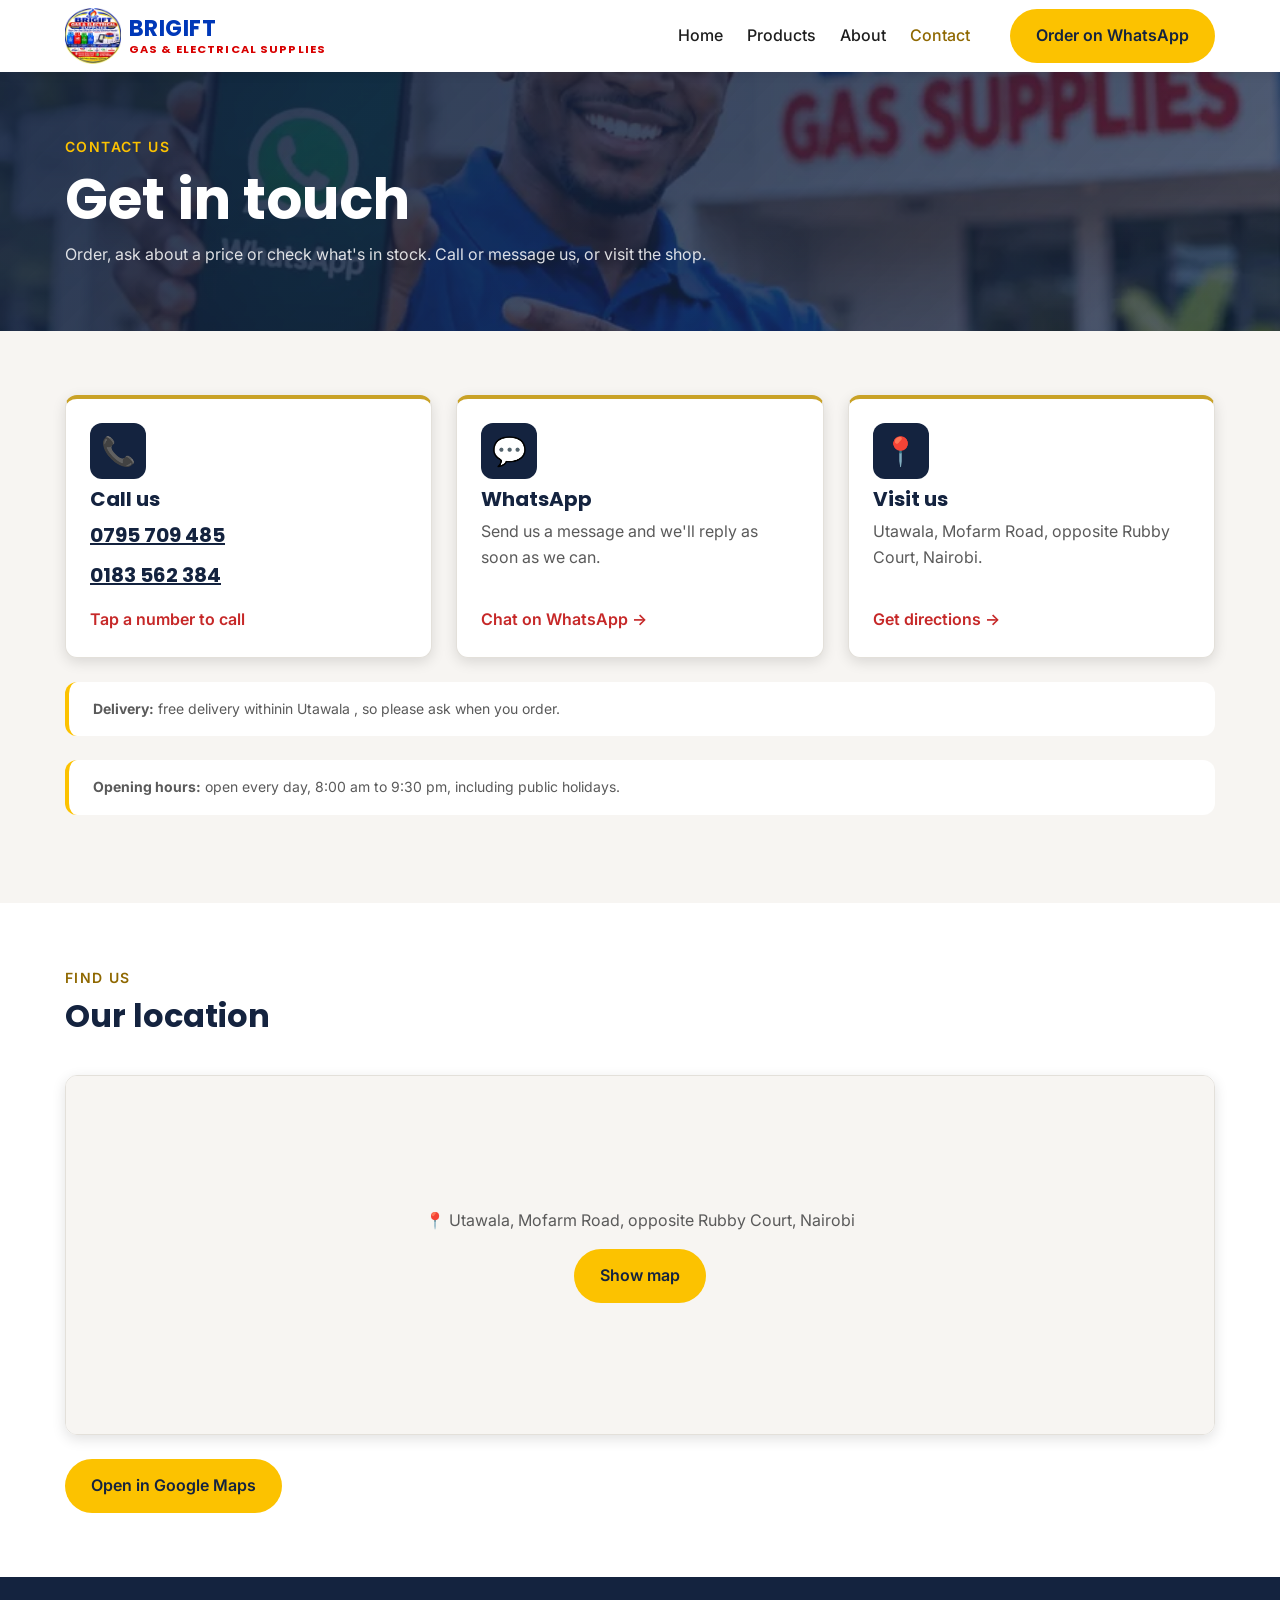
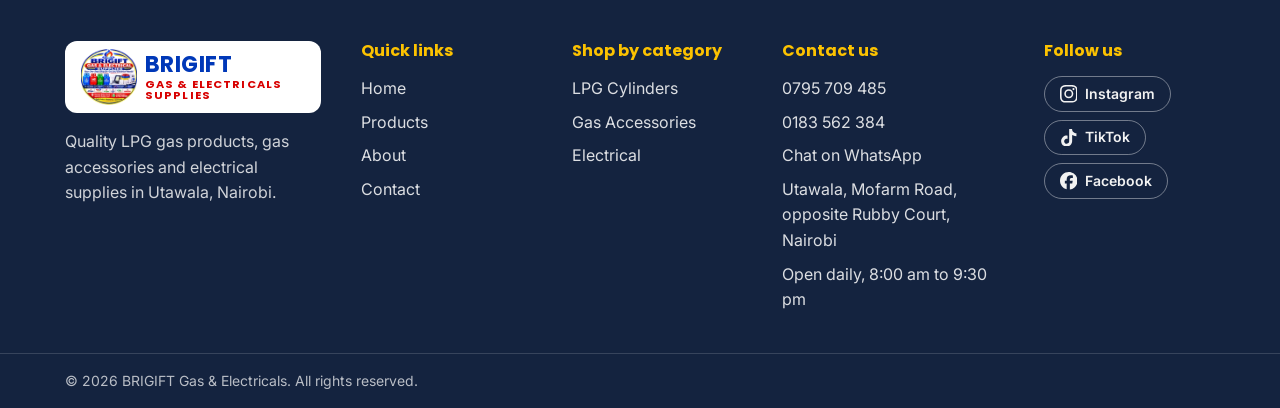
<file: contact.html>
<!DOCTYPE html>
<html lang="en">
<head>
    <meta charset="UTF-8">
    <meta name="viewport" content="width=device-width, initial-scale=1.0">
    <title>Contact | BRIGIFT Gas &amp; Electricals</title>
    <meta
       name="description"
       content="Call, WhatsApp or visit BRIGIFT Gas &amp; Electricals on Mofarm Road, Utawala, Nairobi."
    />
    <link rel="icon" href="images/favicon.ico" sizes="any" />
   <link rel="icon" type="image/png" sizes="32x32" href="images/favicon-32.png" />
   <link rel="apple-touch-icon" href="images/apple-touch-icon.png" />
   <meta name="theme-color" content="#14233f" />
     <link rel="preconnect" href="https://fonts.googleapis.com" />
    <link rel="preconnect" href="https://fonts.gstatic.com" crossorigin />
    <link 
          href="https://fonts.googleapis.com/css2?family=Inter:wght@400;500;600&family=Poppins:wght@600;700&display=swap"
          rel="stylesheet" 
          />
    <link rel="stylesheet" href="css/variables.css" />
    <link rel="stylesheet" href="css/base.css" />
    <link rel="stylesheet" href="css/components.css" />
    <script src="js/main.js" defer></script>  <!--difer make the browser run the script after the page has been parsed, so .nav-toggle exists by the time the code looks for it. -->
</head>
<body>


     <header class="site-header">
    <div class="container header-inner">

        <a href="index.html" class="logo">
  <img src="images/logo-128.webp" alt="" class="logo-mark" width="64" height="64" />
  <span class="logo-text">
    <span class="logo-name">BRIGIFT</span>
    <span class="logo-sub">Gas &amp; Electrical Supplies</span>
  </span>
</a>

        <button class="nav-toggle" aria-label="open menu" aria-expanded="false" aria-controls="nav-menu">
            <span></span>
            <span></span>
            <span></span>

        </button>

        <nav id="nav-menu" class="nav">
            <ul class="nav-list">
                <li><a href="index.html" class="nav-link" >Home</a></li>
                <li><a href="products.html" class="nav-link">Products</a></li>
                <li><a href="about.html" class="nav-link">About</a></li>
                <li><a href="contact.html" class="nav-link" aria-current="page">Contact</a></li>
            </ul>

            <a 
               href="https://wa.me/254795709485?text=Hello%20BRIGIFT%2C%20I%27d%20like%20to%20place%20an%20order."
               class="btn btn--primary"
               target="_blank"
               rel="noopener"
               >
               Order on WhatsApp
            </a>
        </nav>

    </div>
   </header>


   <main>
  <section class="page-header page-header--contact">
    <div class="container">
      <p class="section-label">Contact us</p>
      <h1>Get in touch</h1>
      <p class="section-intro">
        Order, ask about a price or check what's in stock. Call or message us, or visit
        the shop.
      </p>
    </div>
  </section>

  <section class="section section--alt">
    <div class="container">
      <div class="category-grid">
        <div class="category-card">
          <span class="category-icon" aria-hidden="true">&#128222;</span>
             <h3>Call us</h3>
             <p class="contact-numbers">
                <a href="tel:+254795709485">0795 709 485</a>
                <a href="tel:+254183562384">0183 562 384</a>
             </p>
          <span class="category-link">Tap a number to call</span>
        </div>

        <a
          href="https://wa.me/254795709485?text=Hello%20BRIGIFT%2C%20I%20have%20a%20question."
          class="category-card"
          target="_blank"
          rel="noopener"
        >
          <span class="category-icon" aria-hidden="true">&#x1F4AC;</span>
          <h3>WhatsApp</h3>
          <p>Send us a message and we'll reply as soon as we can.</p>
          <span class="category-link">Chat on WhatsApp &rarr;</span>
        </a>

        <a
          href="https://www.google.com/maps/dir/?api=1&amp;destination=-1.2864774,36.9674907"
          class="category-card"
          target="_blank"
          rel="noopener"
        >
          <span class="category-icon" aria-hidden="true">&#x1F4CD;</span>
          <h3>Visit us</h3>
          <p>Utawala, Mofarm Road, opposite Rubby Court, Nairobi.</p>
          <span class="category-link">Get directions &rarr;</span>
        </a>
      </div>

      <p class="price-note contact-note">
        <strong>Delivery:</strong> free delivery withinin Utawala , so please ask when you order.
      </p>

      <p class="price-note contact-note">
  <strong>Opening hours:</strong> open every day, 8:00 am to 9:30 pm, including public
  holidays.
</p>

      
    </div>
  </section>

  <section class="section">
    <div class="container">
      <div class="section-header">
        <p class="section-label">Find us</p>
        <h2>Our location</h2>
      </div>

      <div class="map-wrap" id="map-wrap">
        <div class="map-placeholder">
           <p>📍 Utawala, Mofarm Road, opposite Rubby Court, Nairobi</p>
           <button
              type="button"
              class="btn btn--primary"
              id="load-map"data-src="https://www.google.com/maps?q=-1.2864774,36.9674907&amp;output=embed"
              
            >
              Show map
           </button>
        </div>
     </div>

      <p class="map-link">
        <a
          href="https://www.google.com/maps/search/?api=1&amp;query=-1.2864774,36.9674907"
          class="btn btn--primary"
          target="_blank"
          rel="noopener"
        >
          Open in Google Maps
        </a>
      </p>
    </div>
  </section>
</main>


   <footer class="site-footer">
  <div class="container footer-grid">
    <div class="footer-brand">
      <a href="index.html" class="logo footer-logo">
        <img src="images/logo-128.webp" alt="" class="logo-mark" width="64" height="64" />
        <span class="logo-text">
          <span class="logo-name">BRIGIFT</span>
          <span class="logo-sub">Gas &amp; Electricals supplies</span>
        </span>
      </a>
      <p>
        Quality LPG gas products, gas accessories and electrical supplies in Utawala,
        Nairobi.
      </p>
    </div>

    <div>
      <h3>Quick links</h3>
      <ul class="footer-list">
        <li><a href="index.html">Home</a></li>
        <li><a href="products.html">Products</a></li>
        <li><a href="about.html">About</a></li>
        <li><a href="contact.html">Contact</a></li>
      </ul>
    </div>

    <div>
      <h3>Shop by category</h3>
      <ul class="footer-list">
        <li><a href="products.html?category=lpg">LPG Cylinders</a></li>
        <li><a href="products.html?category=accessories">Gas Accessories</a></li>
        <li><a href="products.html?category=electrical">Electrical</a></li>
      </ul>
    </div>

    <div>
      <h3>Contact us</h3>
      <ul class="footer-list">
        <li><a href="tel:+254795709485">0795 709 485</a></li>
        <li><a href="tel:+254183562384">0183 562 384</a></li>
        <li>
          <a
            href="https://wa.me/254795709485?text=Hello%20BRIGIFT%2C%20I%27d%20like%20to%20place%20an%20order."
            target="_blank"
            rel="noopener"
            >Chat on WhatsApp</a
          >
        </li>
        <li>Utawala, Mofarm Road, opposite Rubby Court, Nairobi</li>
        <li>Open daily, 8:00 am to 9:30 pm</li>
      </ul>
    </div>

    <div>
        <h3 class="footer-follow">Follow us</h3>
        <ul class="footer-social">
       <li>
    <a href="https://www.instagram.com/brigift_gas_electrical?psln=MWh5bHI4MDJuZjZ5Mg==" target="_blank" rel="noopener noreferrer">
      <svg class="social-icon" viewBox="0 0 24 24" aria-hidden="true" focusable="false">
        <path d="M7.0301.084c-1.2768.0602-2.1487.264-2.911.5634-.7888.3075-1.4575.72-2.1228 1.3877-.6652.6677-1.075 1.3368-1.3802 2.127-.2954.7638-.4956 1.6365-.552 2.914-.0564 1.2775-.0689 1.6882-.0626 4.947.0062 3.2586.0206 3.6671.0825 4.9473.061 1.2765.264 2.1482.5635 2.9107.308.7889.72 1.4573 1.388 2.1228.6679.6655 1.3365 1.0743 2.1285 1.38.7632.295 1.6361.4961 2.9134.552 1.2773.056 1.6884.069 4.9462.0627 3.2578-.0062 3.668-.0207 4.9478-.0814 1.28-.0607 2.147-.2652 2.9098-.5633.7889-.3086 1.4578-.72 2.1228-1.3881.665-.6682 1.0745-1.3378 1.3795-2.1284.2957-.7632.4966-1.636.552-2.9124.056-1.2809.0692-1.6898.063-4.948-.0063-3.2583-.021-3.6668-.0817-4.9465-.0607-1.2797-.264-2.1487-.5633-2.9117-.3084-.7889-.72-1.4568-1.3876-2.1228C21.2982 1.33 20.628.9208 19.8378.6165 19.074.321 18.2017.1197 16.9244.0645 15.6471.0093 15.236-.005 11.977.0014 8.718.0076 8.31.0215 7.0301.0839m.1402 21.6932c-1.17-.0509-1.8053-.2453-2.2287-.408-.5606-.216-.96-.4771-1.3819-.895-.422-.4178-.6811-.8186-.9-1.378-.1644-.4234-.3624-1.058-.4171-2.228-.0595-1.2645-.072-1.6442-.079-4.848-.007-3.2037.0053-3.583.0607-4.848.05-1.169.2456-1.805.408-2.2282.216-.5613.4762-.96.895-1.3816.4188-.4217.8184-.6814 1.3783-.9003.423-.1651 1.0575-.3614 2.227-.4171 1.2655-.06 1.6447-.072 4.848-.079 3.2033-.007 3.5835.005 4.8495.0608 1.169.0508 1.8053.2445 2.228.408.5608.216.96.4754 1.3816.895.4217.4194.6816.8176.9005 1.3787.1653.4217.3617 1.056.4169 2.2263.0602 1.2655.0739 1.645.0796 4.848.0058 3.203-.0055 3.5834-.061 4.848-.051 1.17-.245 1.8055-.408 2.2294-.216.5604-.4763.96-.8954 1.3814-.419.4215-.8181.6811-1.3783.9-.4224.1649-1.0577.3617-2.2262.4174-1.2656.0595-1.6448.072-4.8493.079-3.2045.007-3.5825-.006-4.848-.0608M16.953 5.5864A1.44 1.44 0 1 0 18.39 4.144a1.44 1.44 0 0 0-1.437 1.4424M5.8385 12.012c.0067 3.4032 2.7706 6.1557 6.173 6.1493 3.4026-.0065 6.157-2.7701 6.1506-6.1733-.0065-3.4032-2.771-6.1565-6.174-6.1498-3.403.0067-6.156 2.771-6.1496 6.1738M8 12.0077a4 4 0 1 1 4.008 3.9921A3.9996 3.9996 0 0 1 8 12.0077" />
      </svg>
      <span>Instagram</span>
    </a>
  </li>
  <li>
     
<a href="https://www.tiktok.com/@brigiftgassupplies01" target="_blank" rel="noopener noreferrer">
      <svg class="social-icon" viewBox="0 0 24 24" aria-hidden="true" focusable="false">
        <path d="M12.525.02c1.31-.02 2.61-.01 3.91-.02.08 1.53.63 3.09 1.75 4.17 1.12 1.11 2.7 1.62 4.24 1.79v4.03c-1.44-.05-2.89-.35-4.2-.97-.57-.26-1.1-.59-1.62-.93-.01 2.92.01 5.84-.02 8.75-.08 1.4-.54 2.79-1.35 3.94-1.31 1.92-3.58 3.17-5.91 3.21-1.43.08-2.86-.31-4.08-1.03-2.02-1.19-3.44-3.37-3.65-5.71-.02-.5-.03-1-.01-1.49.18-1.9 1.12-3.72 2.58-4.96 1.66-1.44 3.98-2.13 6.15-1.72.02 1.48-.04 2.96-.04 4.44-.99-.32-2.15-.23-3.02.37-.63.41-1.11 1.04-1.36 1.75-.21.51-.15 1.07-.14 1.61.24 1.64 1.82 3.02 3.5 2.87 1.12-.01 2.19-.66 2.77-1.61.19-.33.4-.67.41-1.06.1-1.79.06-3.57.07-5.36.01-4.03-.01-8.05.02-12.07z" />
      </svg>
      <span>TikTok</span>
    </a>
  </li>

  <li>
  <a href="https://www.facebook.com/share/1Ph3YNseGj/" target="_blank" rel="noopener noreferrer">
    <svg class="social-icon" viewBox="0 0 24 24" aria-hidden="true" focusable="false">
      <path d="M9.101 23.691v-7.98H6.627v-3.667h2.474v-1.58c0-4.085 1.848-5.978 5.858-5.978.401 0 .955.042 1.468.103a8.68 8.68 0 0 1 1.141.195v3.325a8.623 8.623 0 0 0-.653-.036 26.805 26.805 0 0 0-.733-.009c-.707 0-1.259.096-1.675.309a1.686 1.686 0 0 0-.679.622c-.258.42-.374.995-.374 1.752v1.297h3.919l-.386 2.103-.287 1.564h-3.246v8.245C19.396 23.238 24 18.179 24 12.044c0-6.627-5.373-12-12-12s-12 5.373-12 12c0 5.628 3.874 10.35 9.101 11.647Z" />
    </svg>
    <span>Facebook</span>
  </a>
</li>

</ul>
    </div>


  </div>

  <div class="footer-bottom">
    <div class="container">
      <p>&copy; <span id="year">2026</span> BRIGIFT Gas &amp; Electricals. All rights reserved.</p>
    </div>
  </div>
</footer>
    
</body>
</html>
</file>
<file: css/variables.css>
:root{
    /* brand colors - navy + yellow*/
   --color-navy: #14233f;
  --color-navy-light: #1d3257;
  --color-yellow: #fcc200;
  --color-yellow-dark: #e0ad00;
   --color-yellow-text: #8f6800;
  --color-red: #c62828;
  --color-red-dark: #8e0000;
  --color-gold: #c9a227;
  

    /*neutrals*/
 --color-black: #111111;
  --color-white: #ffffff;
  --color-offwhite: #f7f5f2;
  --color-border: #e3e0da;
  /*Text*/
   --color-text: #1e1e1e;
  --color-text-muted: #5a5a5a;
  --color-text-on-dark: #f2f2f2;

  /*Typograaphy*/
  --font-heading: "Poppins", system-ui, sans-serif;
  --font-body: "Inter", system-ui, sans-serif;

  --text-sm: 0.875rem;
  --text-base: 1rem;
  --text-lg: 1.25rem;
  --text-xl: clamp(1.5rem, 1.2rem + 1.5vw, 2rem);
  --text-hero: clamp(2rem, 1.4rem + 3vw, 3.5rem);

  /*spacing scale*/
  --space-1: 0.25rem;
  --space-2: 0.5rem;
  --space-3: 1rem;
  --space-4: 1.5rem;
  --space-5: 2.5rem;
  --space-6: 4rem;

  /*shadow shape layout*/
   --radius: 12px;
  --radius-pill: 999px;
  --shadow: 0 4px 14px rgba(0, 0, 0, 0.12);
  --container: 1150px;
  --transition: 0.2s ease;

  /*logo colors*/
--color-logo-blue: #0038b8;
  --color-logo-red: #d80000;
}
</file>
<file: css/base.css>
/*Reset*/ 
*,
*::before,
*::after{
    box-sizing: border-box;
}

*{
    margin: 0;
}

/*html and body*/
html{
    scroll-behavior: smooth;
    -webkit-text-size-adjust: 100%;

}
body{
    display: flex;
    flex-direction: column;
    min-height: 100vh;
    font-family: var(--font-body);
    font-size: var(--text-base);
    line-height: 1.6;
    color: var(--color-text);
    background: var(--color-white);
    --webkit-font-smoothing: antialiased;

}

main {
  flex: 1;
}


/*media and form elements*/
img,
picture,
svg{
    display: block;
    max-width: 100%;
    height: auto;

}

input,
button,
textarea,
select{
    font: inherit;
}


/*Typography*/
h1,
h2,
h3,
h4{
    font-family: var(--font-heading);
    line-height: 1.2;
    color: var(--color-navy);
}

h1{font-size: var(--text-hero);}
h2{font-size: var(--text-xl);}
h3{font-size: var(--text-lg);}

a{
    color: inherit;
    text-decoration: none;

}

ul{
    list-style: none;
    padding: 0;
}


/*layout managers*/
.container{
    width: min(100% - 2rem, var(--container));
    margin-inline: auto;

}

.section{
    padding-block: var(--space-6);

}

.section--alt{
    background: var(--color-offwhite);
}


/*Accessibility*/
:focus-visible{
    outline: 3px solid var(--color-yellow);
    outline-offset: 3px;
}
@media(prefers-reduced-motion: reduce ){
    html{
        scroll-behavior: auto;
    }
}
</file>
<file: css/components.css>
/*  Buttons  */
.btn {
  display: inline-flex;
  align-items: center;
  justify-content: center;
  gap: var(--space-2);
  padding: 0.75rem 1.5rem;
  border: 2px solid transparent;
  border-radius: var(--radius-pill);
  font-weight: 600;
  cursor: pointer;
  transition: background var(--transition), transform var(--transition);
}
 
.btn--primary {
  background: var(--color-yellow);
  color: var(--color-navy);
}
 
.btn--primary:hover {
  background: var(--color-yellow-dark);
  transform: translateY(-2px);
}
 
.btn--outline {
  border-color: rgba(255, 255, 255, 0.6);
  color: var(--color-white);
}
 
.btn--outline:hover {
  background: var(--color-white);
  color: var(--color-black);
}
 
/*  Header  */
.site-header {
  position: sticky;
  top: 0;
  z-index: 100;
  background: var(--color-white);
  box-shadow: 0 2px 10px rgba(0, 0, 0, 0.08);
}
 
.header-inner {
  display: flex;
  align-items: center;
  justify-content: space-between;
  min-height: 72px;
}
 
.logo {
  display: flex;
  align-items: center;
  gap: var(--space-2);
}
 
.logo-mark {
  height: 56pxx;
  width: 56px;
}
 
.logo-text {
  display: flex;
  flex-direction: column;
  line-height: 1;
}
 
.logo-name {
  font-family: var(--font-heading);
  font-size: 1.4rem;
  font-weight: 700;
  letter-spacing: 0.02em;
  color: var(--color-logo-blue);
}
 
.logo-sub {
  margin-top: 4px;
  font-family: var(--font-heading);
  font-size: 0.7rem;
  font-weight: 700;
  letter-spacing: 0.1em;
  text-transform: uppercase;
  color: var(--color-logo-red);
}
 
/*  Navigation (mobile)  */
.nav-toggle {
  display: flex;
  flex-direction: column;
  gap: 5px;
  padding: var(--space-2);
  background: none;
  border: 0;
  cursor: pointer;
}
 
.nav-toggle span {
  width: 26px;
  height: 3px;
  background: var(--color-black);
  border-radius: 2px;
}
 
.nav {
  position: absolute;
  top: 100%;
  left: 0;
  right: 0;
  display: none;
  flex-direction: column;
  gap: var(--space-4);
  padding: var(--space-4);
  background: var(--color-white);
  border-top: 1px solid var(--color-border);
  box-shadow: 0 8px 14px rgba(0, 0, 0, 0.08);
}
 
.nav.is-open {
  display: flex;
}
 
.nav-list {
  display: flex;
  flex-direction: column;
  gap: var(--space-2);
}
 
.nav-link {
  display: block;
  padding-block: var(--space-2);
  font-weight: 500;
  transition: color var(--transition);
}
 
.nav-link:hover,
.nav-link[aria-current="page"] {
  color: var(--color-yellow-text);
}
 
/*  Hero  */
.hero {
  padding-block: var(--space-6);
  background: linear-gradient(135deg, var(--color-navy) 0%, var(--color-navy-light) 100%);
  color: var(--color-text-on-dark);
}
 
.hero-content {
  max-width: 640px;
}
 
.hero-badge {
  display: inline-block;
  margin-bottom: var(--space-4);
  padding: 0.4rem 1rem;
  border: 1px solid var(--color-yellow);
  border-radius: var(--radius-pill);
  background: rgba(252, 194, 0, 0.12);
  font-size: var(--text-sm);
  font-weight: 600;
  color: var(--color-yellow);
}
 
.hero-title {
  margin-bottom: var(--space-3);
  color: var(--color-white);
}
 
.hero-title span {
  display: block;
  color: var(--color-yellow);
}
 
.hero-text {
  margin-bottom: var(--space-4);
  font-size: var(--text-lg);
  color: rgba(255, 255, 255, 0.85);
}
 
.hero-actions {
  display: flex;
  flex-wrap: wrap;
  gap: var(--space-3);
  margin-bottom: var(--space-5);
}
 
.hero-points {
  display: grid;
  grid-template-columns: 1fr;
  gap: var(--space-3);
}
 
.hero-points li {
  padding: var(--space-3) var(--space-4);
  border: 1px solid rgba(255, 255, 255, 0.18);
  border-radius: var(--radius);
  background: rgba(255, 255, 255, 0.06);
}
 
.hero-points strong {
  display: block;
  color: var(--color-yellow);
}
 
.hero-points span {
  font-size: var(--text-sm);
  color: rgba(255, 255, 255, 0.8);
}
 
@media (min-width: 700px) {
  .hero-points {
    grid-template-columns: repeat(3, 1fr);
  }
}

/*    shop banner   */
btn--navy {
  background: var(--color-navy);
  color: var(--color-white);
}

.btn--navy:hover {
  background: var(--color-navy-light);
  transform: translateY(-2px);
}

.btn--outline-dark {
  border-color: var(--color-navy);
  color: var(--color-navy);
}

.btn--outline-dark:hover {
  background: var(--color-navy);
  color: var(--color-white);
}

.shop-banner {
  padding-block: var(--space-5);
  background: var(--color-offwhite);
  border-top: 4px solid var(--color-yellow);
  border-bottom: 4px solid var(--color-yellow);
  color: var(--color-navy);
}

.shop-banner-inner {
  display: grid;
  grid-template-columns: 1fr;
  gap: var(--space-4);
  align-items: center;
  justify-items: center;
  text-align: center;
}

.shop-banner-logo {
  width: 160px;
  height: 160px;
}

.shop-banner .section-label {
  color: var(--color-navy);
}

.shop-banner h2 {
  margin-bottom: var(--space-2);
  color: var(--color-navy);
}

.shop-banner p {
  color: var(--color-navy);
}

.shop-badges {
  display: grid;
  gap: var(--space-3);
  margin-block: var(--space-4);
}

.shop-badge {
  padding: var(--space-3) var(--space-4);
  border-radius: var(--radius);
  background: var(--color-navy);
  text-align: left;
  color: var(--color-white);
}

.shop-badge strong {
  display: block;
  color: var(--color-yellow);
}

.shop-badge span {
  font-size: var(--text-sm);
}

.shop-banner-actions {
  display: flex;
  flex-wrap: wrap;
  gap: var(--space-3);
  justify-content: center;
}

@media (min-width: 900px) {
  .shop-banner-inner {
    grid-template-columns: auto 1fr;
    gap: var(--space-5);
    justify-items: start;
    text-align: left;
  }

  .shop-banner-logo {
    width: 200px;
    height: 200px;
  }

  .shop-badges {
    grid-template-columns: repeat(auto-fit, minmax(220px, 1fr));
  }

  .shop-banner-actions {
    justify-content: flex-start;
  }
}

 
/*  Section header  */
.section-header {
  max-width: 620px;
  margin-bottom: var(--space-5);
}
 
.section-label {
  margin-bottom: var(--space-2);
  font-size: var(--text-sm);
  font-weight: 600;
  letter-spacing: 0.1em;
  text-transform: uppercase;
  color: var(--color-yellow-text);
}
 
.section-header h2 {
  margin-bottom: var(--space-2);
}
 
.section-intro {
  color: var(--color-text-muted);
}
 
/*  Category cards  */
.category-grid {
  display: grid;
  grid-template-columns: 1fr;
  gap: var(--space-4);
}
 
.category-card {
  display: flex;
  flex-direction: column;
  gap: var(--space-2);
  padding: var(--space-4);
  border: 1px solid var(--color-border);
  border-top: 4px solid var(--color-gold);
  border-radius: var(--radius);
  background: var(--color-white);
  box-shadow: var(--shadow);
  transition: transform var(--transition), border-color var(--transition);
}
 
.category-card:hover {
  transform: translateY(-4px);
  border-top-color: var(--color-navy);
}
 
.category-icon {
  display: grid;
  place-items: center;
  width: 56px;
  height: 56px;
  border-radius: var(--radius);
  background: var(--color-navy);
  font-size: 1.75rem;
}
 
.category-card p {
  color: var(--color-text-muted);
}
 
.category-link {
  margin-top: auto;
  padding-top: var(--space-2);
  font-weight: 600;
  color: var(--color-red);
  transition: color var(--transition);
}
 
.category-card:hover .category-link {
  color: var(--color-red-dark);
}
 
@media (min-width: 700px) {
  .category-grid {
    grid-template-columns: repeat(3, 1fr);
  }
}
 
/*  Page header (inner-page banners)  */
.page-header {
  padding-block: var(--space-6);
  background: linear-gradient(135deg, var(--color-navy) 0%, var(--color-navy-light) 100%);
}
 
.page-header h1 {
  margin-bottom: var(--space-2);
  color: var(--color-white);
}
 
.page-header .section-label {
  color: var(--color-yellow);
}
 
.page-header .section-intro {
  color: rgba(255, 255, 255, 0.85);
}
 
/*  Background images 
   These MUST stay below .hero and .page-header, because they
   override those rules' background. */
.hero--home {
  background:
    linear-gradient(135deg, rgba(20, 35, 63, 0.92) 0%, rgba(20, 35, 63, 0.7) 100%),
    url("../images/backgrounds/home.webp") center / cover no-repeat var(--color-navy);
}
 
.page-header--products {
  background:
    linear-gradient(135deg, rgba(20, 35, 63, 0.92) 0%, rgba(20, 35, 63, 0.7) 100%),
    url("../images/backgrounds/products.webp") center / cover no-repeat var(--color-navy);
}
 
.page-header--about {
  background:
    linear-gradient(135deg, rgba(20, 35, 63, 0.92) 0%, rgba(20, 35, 63, 0.7) 100%),
    url("../images/backgrounds/about.webp") center / cover no-repeat var(--color-navy);
}
 
.page-header--contact {
  background:
    linear-gradient(135deg, rgba(20, 35, 63, 0.92) 0%, rgba(20, 35, 63, 0.7) 100%),
    url("../images/backgrounds/contact.webp") center / cover no-repeat var(--color-navy);
}
 
/*  Product grid and cards  */
.price-note {
  margin-bottom: var(--space-4);
  padding: var(--space-3) var(--space-4);
  border-left: 4px solid var(--color-yellow);
  border-radius: var(--radius);
  background: var(--color-white);
  font-size: var(--text-sm);
  color: var(--color-text-muted);
}
 
.product-grid {
  display: grid;
  grid-template-columns: 1fr;
  gap: var(--space-4);
}
 
.product-card {
  display: flex;
  flex-direction: column;
  overflow: hidden;
  border: 1px solid var(--color-border);
  border-radius: var(--radius);
  background: var(--color-white);
  box-shadow: var(--shadow);
}
 
.product-image {
  display: grid;
  place-items: center;
  aspect-ratio: 4 / 3;
  overflow: hidden;
  background: var(--color-navy);
  font-size: 3rem;
}
 
.product-image.has-photo {
  display: block;
  background: var(--color-white);
  border-bottom: 1px solid var(--color-border);
}
 
.product-image img {
  display: block;
  width: 100%;
  height: 100%;
  object-fit: contain;
}
 
.product-body {
  display: flex;
  flex: 1;
  flex-direction: column;
  gap: var(--space-2);
  padding: var(--space-4);
}
 
.product-category {
  font-size: var(--text-sm);
  font-weight: 600;
  letter-spacing: 0.08em;
  text-transform: uppercase;
  color: var(--color-yellow-text);
}
 
.product-desc {
  font-size: var(--text-sm);
  color: var(--color-text-muted);
}
 
/* price block: sits at the bottom of the card */
.price-area {
  display: flex;
  flex-direction: column;
  gap: var(--space-2);
  margin-top: auto;
  padding-top: var(--space-2);
}
 
.product-price {
  font-family: var(--font-heading);
  font-size: var(--text-lg);
  font-weight: 700;
  color: var(--color-navy);
}
 
.product-price.is-call {
  font-size: var(--text-base);
  color: var(--color-text-muted);
}
 
.price-label {
  display: block;
  font-family: var(--font-body);
  font-size: var(--text-sm);
  font-weight: 500;
  color: var(--color-text-muted);
}
 
/* refill / exchange / new selector (appears when a product has 2+ prices) */
.option-group {
  display: flex;
  flex-wrap: wrap;
  gap: var(--space-2);
}
 
.option-btn {
  padding: 0.35rem 0.9rem;
  border: 1px solid var(--color-border);
  border-radius: var(--radius-pill);
  background: var(--color-white);
  font-size: var(--text-sm);
  font-weight: 600;
  color: var(--color-navy);
  cursor: pointer;
  transition: background var(--transition), border-color var(--transition), color var(--transition);
}
 
.option-btn:hover {
  border-color: var(--color-navy);
}
 
.option-btn.is-active {
  border-color: var(--color-navy);
  background: var(--color-navy);
  color: var(--color-white);
}

.sheet-link {
  font-size: var(--text-sm);
  font-weight: 600;
  color: var(--color-navy);
  text-decoration: underline;
}

.sheet-link:hover {
  color: var(--color-yellow-text);
}
 
.product-card .btn {
  width: 100%;
}
 
.products-error {
  grid-column: 1 / -1;
}
 
@media (min-width: 600px) {
  .product-grid {
    grid-template-columns: repeat(2, 1fr);
  }
}
 
@media (min-width: 900px) {
  .product-grid {
    grid-template-columns: repeat(3, 1fr);
  }
}
 
/*  Filters  */
.filter-bar {
  display: flex;
  flex-wrap: wrap;
  gap: var(--space-2);
  margin-bottom: var(--space-3);
}
 
.filter-btn {
  padding: 0.5rem 1.1rem;
  border: 1px solid var(--color-border);
  border-radius: var(--radius-pill);
  background: var(--color-white);
  font-weight: 600;
  color: var(--color-navy);
  cursor: pointer;
  transition: background var(--transition), border-color var(--transition), color var(--transition);
}
 
.filter-btn:hover {
  border-color: var(--color-navy);
}
 
.filter-btn.is-active {
  border-color: var(--color-navy);
  background: var(--color-navy);
  color: var(--color-white);
}
 
.result-count {
  margin-bottom: var(--space-4);
  font-size: var(--text-sm);
  color: var(--color-text-muted);
}
 
/*  How to order steps */
.steps {
  display: grid;
  grid-template-columns: 1fr;
  gap: var(--space-4);
  padding: 0;
  list-style: none;
}
 
.step {
  padding: var(--space-4);
  border: 1px solid var(--color-border);
  border-radius: var(--radius);
  background: var(--color-white);
}
 
.step-number {
  display: grid;
  place-items: center;
  width: 44px;
  height: 44px;
  margin-bottom: var(--space-3);
  border-radius: 50%;
  background: var(--color-navy);
  font-family: var(--font-heading);
  font-weight: 700;
  color: var(--color-yellow);
}
 
.step h3 {
  margin-bottom: var(--space-2);
}
 
.step p {
  color: var(--color-text-muted);
}
 
/*  Benefits  */
.benefits {
  display: grid;
  grid-template-columns: 1fr;
  gap: var(--space-4);
}
 
.benefit {
  padding: var(--space-4);
  border-left: 4px solid var(--color-yellow);
  border-radius: var(--radius);
  background: var(--color-white);
  box-shadow: var(--shadow);
}
 
.benefit h3 {
  margin-bottom: var(--space-2);
}
 
.benefit p {
  color: var(--color-text-muted);
}
 
/*  Call to action banner  */
.cta {
  padding-block: var(--space-6);
  background: linear-gradient(135deg, var(--color-navy) 0%, var(--color-navy-light) 100%);
  color: var(--color-text-on-dark);
}
 
.cta-inner {
  display: flex;
  flex-direction: column;
  gap: var(--space-4);
}
 
.cta h2 {
  margin-bottom: var(--space-2);
  color: var(--color-white);
}
 
.cta p {
  color: rgba(255, 255, 255, 0.85);
}
 
.cta-actions {
  display: flex;
  flex-wrap: wrap;
  gap: var(--space-3);
}
 
.cta-inner > div:first-child {
  flex: 1 1 320px;
}
 
@media (min-width: 600px) {
  .steps,
  .benefits {
    grid-template-columns: repeat(2, 1fr);
  }
}
 
@media (min-width: 900px) {
  .steps,
  .benefits {
    grid-template-columns: repeat(4, 1fr);
  }
 
  .cta-inner {
    flex-direction: row;
    flex-wrap: wrap;
    align-items: center;
    justify-content: space-between;
  }
}
 
/* - Footer */
.site-footer {
  padding-top: var(--space-6);
  background: var(--color-navy);
  color: var(--color-text-on-dark);
}
 
.footer-grid {
  display: grid;
  grid-template-columns: 1fr;
  gap: var(--space-5);
  padding-bottom: var(--space-5);
}
 
.footer-logo {
  display: inline-flex;
  margin-bottom: var(--space-3);
  padding: var(--space-2) var(--space-3);
  border-radius: var(--radius);
  background: var(--color-white);
}


 
.footer-brand p {
  max-width: 34ch;
  color: rgba(255, 255, 255, 0.8);
}
 
.site-footer h3 {
  margin-bottom: var(--space-3);
  font-size: var(--text-base);
  color: var(--color-yellow);
}
 
.footer-list {
  display: flex;
  flex-direction: column;
  gap: var(--space-2);
  color: rgba(255, 255, 255, 0.85);
}
 
.footer-list a {
  transition: color var(--transition);
}
 
.footer-list a:hover {
  color: var(--color-yellow);
  text-decoration: underline;
}
 
.footer-bottom {
  padding-block: var(--space-3);
  border-top: 1px solid rgba(255, 255, 255, 0.15);
  font-size: var(--text-sm);
  color: rgba(255, 255, 255, 0.7);
}
 
@media (min-width: 700px) {
  .footer-grid {
    grid-template-columns: repeat(2, 1fr);
  }
}
 
@media (min-width: 1100px) {
  .footer-grid {
    grid-template-columns: 1.5fr 1fr 1fr 1.3fr 1fr;
  }
}
 
/*  Social media links (footer)  */
.footer-social {
  display: flex;
  flex-wrap: wrap;
  gap: var(--space-2);
}
 
.footer-social a {
  display: inline-flex;
  align-items: center;
  gap: 0.5rem;
  padding: 0.35rem 0.9rem;
  border: 1px solid rgba(255, 255, 255, 0.4);
  border-radius: var(--radius-pill);
  font-size: var(--text-sm);
  font-weight: 600;
  transition: background var(--transition), border-color var(--transition), color var(--transition);
}
 
.footer-social a:hover {
  border-color: var(--color-yellow);
  background: var(--color-yellow);
  color: var(--color-navy);
}
 
.social-icon {
  width: 1.1rem;
  height: 1.1rem;
  flex-shrink: 0;
  fill: currentColor;
}
 
/*  About page  */
.about-grid {
  display: grid;
  grid-template-columns: 1fr;
  gap: var(--space-5);
  align-items: start;
}
 
.about-text h2 {
  margin-bottom: var(--space-3);
}
 
.about-text p {
  margin-bottom: var(--space-3);
  color: var(--color-text-muted);
}
 
.about-card {
  padding: var(--space-4);
  border-radius: var(--radius);
  background: var(--color-navy);
  color: var(--color-text-on-dark);
}
 
.about-card h3 {
  margin-bottom: var(--space-3);
  color: var(--color-yellow);
}
 
.about-facts {
  display: flex;
  flex-direction: column;
  gap: var(--space-3);
}
 
.about-facts strong {
  display: block;
  font-size: var(--text-sm);
  letter-spacing: 0.06em;
  text-transform: uppercase;
  color: var(--color-yellow);
}
 
.about-facts a {
  text-decoration: underline;
}
 
.tips {
  display: flex;
  flex-direction: column;
  gap: var(--space-3);
}
 
.tips li {
  position: relative;
  padding-left: 2rem;
  color: var(--color-text);
}
 
.tips li::before {
  content: "✓";
  position: absolute;
  left: 0;
  font-weight: 700;
  color: var(--color-yellow-text);
}
 
@media (min-width: 900px) {
  .about-grid {
    grid-template-columns: 1.4fr 1fr;
  }
 
  .benefits--three {
    grid-template-columns: repeat(3, 1fr);
  }
}
 
/*  Contact page  */
.contact-note {
  margin-top: var(--space-4);
}

.contact-numbers {
  display: flex;
  flex-direction: column;
  gap: var(--space-2);
}

.contact-numbers a {
  font-family: var(--font-heading);
  font-size: var(--text-lg);
  font-weight: 700;
  color: var(--color-navy);
  text-decoration: underline;
}
 
.map-wrap {
  height: 360px;
  overflow: hidden;
  border: 1px solid var(--color-border);
  border-radius: var(--radius);
  box-shadow: var(--shadow);
}
 
.map-wrap iframe {
  display: block;
  width: 100%;
  height: 100%;
  border: 0;
}
 
.map-placeholder {
  display: flex;
  flex-direction: column;
  align-items: center;
  justify-content: center;
  gap: var(--space-3);
  height: 100%;
  padding: var(--space-4);
  background: var(--color-offwhite);
  text-align: center;
  color: var(--color-text-muted);
}
 
.map-link {
  margin-top: var(--space-4);
}
 
/* Navigation (desktop) 
   Keep this LAST so it overrides the mobile nav rules above. */
@media (min-width: 900px) {
  .nav-toggle {
    display: none;
  }
 
  .nav {
    position: static;
    display: flex;
    flex-direction: row;
    align-items: center;
    gap: var(--space-5);
    padding: 0;
    border: 0;
    box-shadow: none;
  }
 
  .nav-list {
    flex-direction: row;
    gap: var(--space-4);
  }
}
</file>
